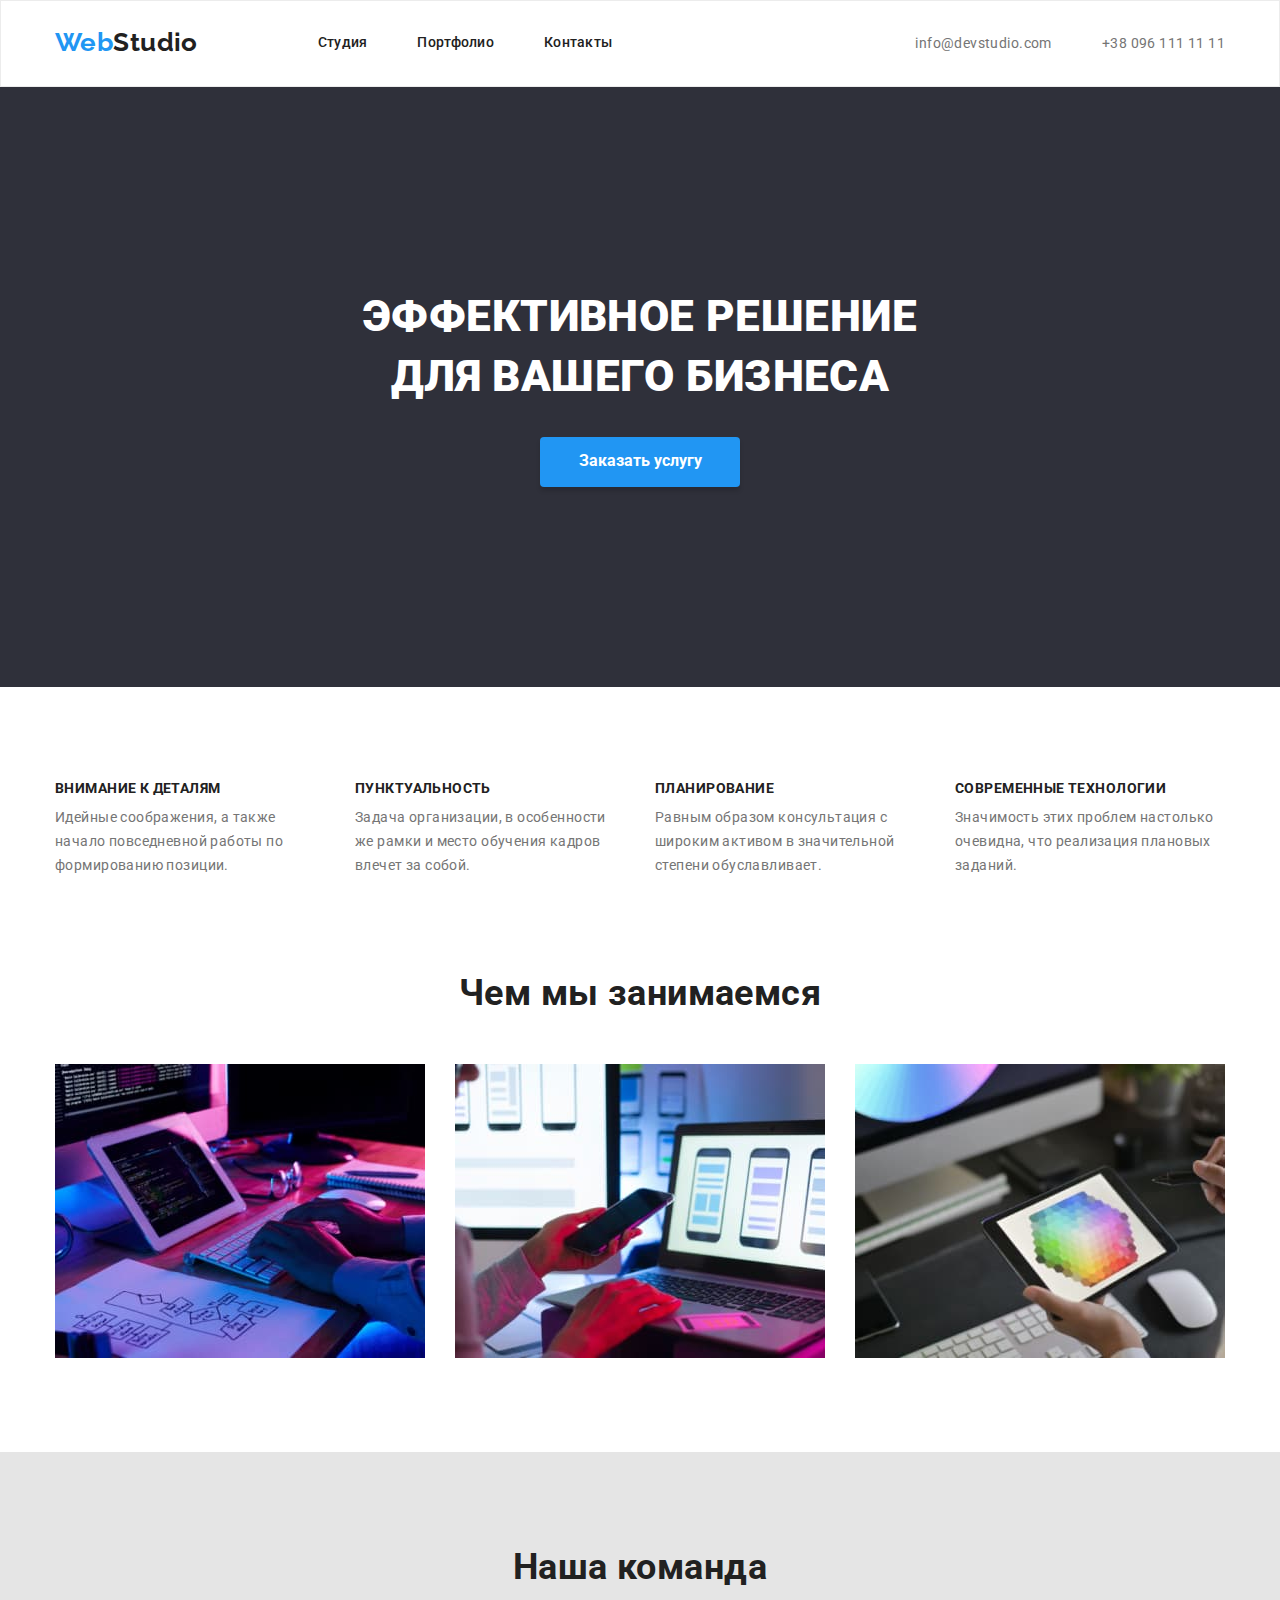
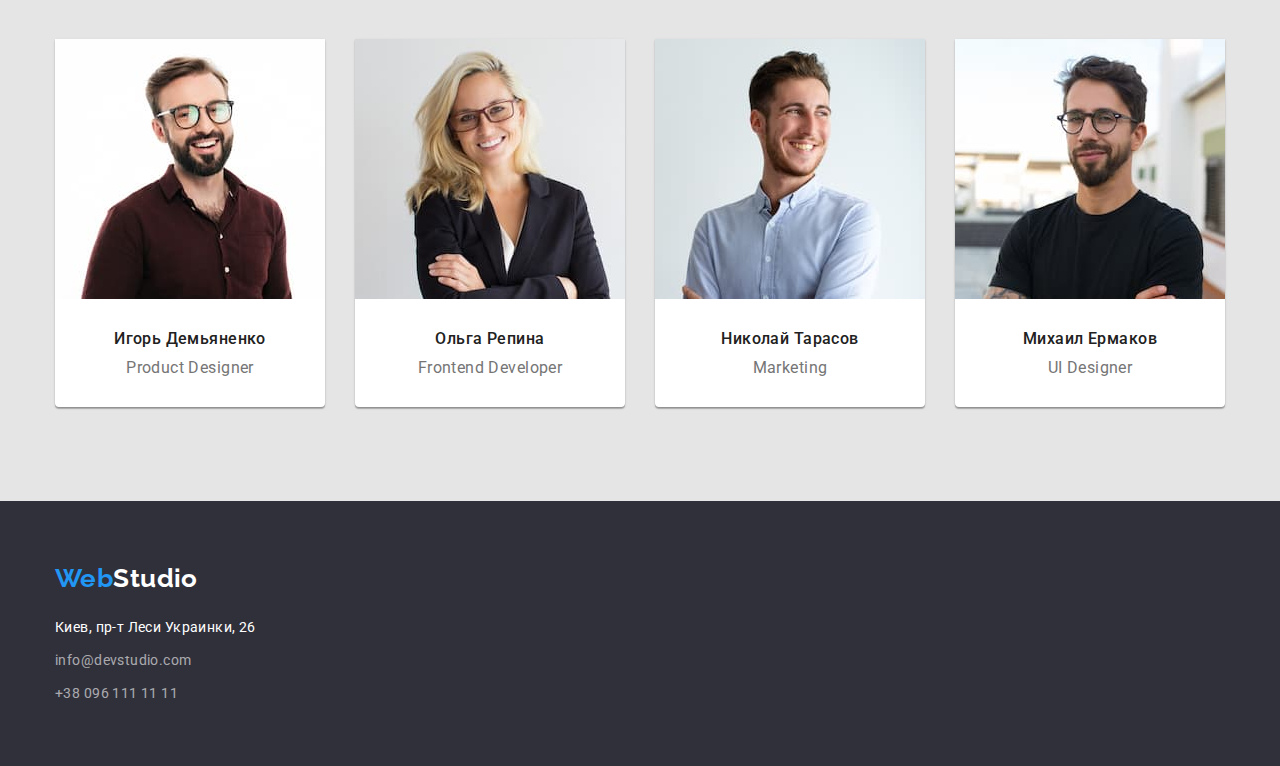
<file: index.html>
<!DOCTYPE html>
<html lang="ru">

<head>
    <meta charset="UTF-8">
    <meta http-equiv="X-UA-Compatible" content="IE=edge">
    <meta name="viewport" content="width=device-width, initial-scale=1.0">
    <link rel="stylesheet"
        href="https://cdnjs.cloudflare.com/ajax/libs/modern-normalize/1.0.0/modern-normalize.min.css" />
    <link rel="stylesheet" href="./css/styles.css" />
    <link
        href="https://fonts.googleapis.com/css2?family=Raleway:wght@700&family=Roboto:wght@400;500;700;900&display=swap"
        rel="stylesheet">
    <title>Document</title>
</head>

<body class="page">
    <header class="page-header header-border">
        <div class="container flex cont-3">
            <nav class="flex cont-3">
                <a href="./index.html" class="logo"><span>Web</span><span class="logo-2">Studio</span></a>
                <ul class="site-nav-list">
                    <li><a href="./index.html" class="link">Студия</a></li>
                    <li><a href="./portfolio.html" class="link">Портфолио</a></li>
                    <li><a href="./contacts.html" class="link">Контакты</a></li>
                </ul>
            </nav>
            <ul class="site-contacts flex">
                <li class="cont"><a href="mailto:info@devstudio.com" class="a-info link">info@devstudio.com</a></li>
                <li class="cont"><a href="tel:+380961111111" class="a-info link">+38 096 111 11 11</a></li>
            </ul>
        </div>
    </header>
    <main>
        <!-- Секция герой -->
        <section class="hero-section">
            <div class="container flex-column">
                <h1 class="hero-title">Эффективное решение для вашего бизнеса</h1>
                <button class="hero-button col-white" type="button">Заказать услугу</button>
            </div>
        </section>

        <!-- Преимущества -->

        <section class="section feature">
            <div class="container">
                <ul class="feature-list flex">
                    <li class="feature-content">
                        <h3 class="feature-title">Внимание к деталям</h3>
                        <p class="content">Идейные соображения, а также начало повседневной работы по формированию позиции.
                        </p>
                    </li>
                    <li class="feature-content">
                        <h3 class="feature-title">Пунктуальность</h3>
                        <p class="content">Задача организации, в особенности же рамки и место обучения кадров влечет за собой.</p>
                    </li>
                    <li class="feature-content">
                        <h3 class="feature-title">Планирование</h3>
                        <p class="content">Равным образом консультация с широким активом в значительной степени обуславливает.</p>
                    </li>
                    <li class="feature-content">
                        <h3 class="feature-title">Современные технологии</h3>
                        <p class="content">Значимость этих проблем настолько очевидна, что реализация плановых заданий.</p>
                    </li>
                </ul>
            </div>
        </section>

        <!-- Чем мы занимаемся -->

        <section class="work section">
            <div class="container">
                <h2 class="section-title">Чем мы занимаемся</h2>
                <ul class="work-list flex">
                    <li class="work-examples"><img src="./images/img.jpg" alt="sample 1" width="370"></li>
                    <li class="work-examples"><img src="./images/img-2.jpg" alt="sample 2" width="370"></li>
                    <li class="work-examples"><img src="./images/img-3.jpg" alt="sample 3" width="370"></li>
                </ul>
            </div>
        </section>

        <!-- Наша команда -->

        <section class="our-team section">
            <div class="container">
                <h2 class="section-title">Наша команда</h2>
                <ul class="member-list flex">
                    <li class="member">
                        <img src="./images/staff-1.jpg" alt="Игорь Демьяненко" width="270" height="260">
                        <h3 class="member-name">Игорь Демьяненко</h3>
                        <p class="specialization">Product Designer</p>
                    </li>
                    <li class="member">
                        <img src="./images/staff-2.jpg" alt="Ольга Репина" width="270" height="260">
                        <h3 class="member-name">Ольга Репина</h3>
                        <p class="specialization">Frontend Developer</p>
                    </li>
                    <li class="member">
                        <img src="./images/staff-3.jpg" alt="Николай Тарасов" width="270" height="260">
                        <h3 class="member-name">Николай Тарасов</h3>
                        <p class="specialization">Marketing</p>
                    </li>
                    <li class="member">
                        <img src="./images/staff-4.jpg" alt="Михаил Ермаков" width="270" height="260">
                        <h3 class="member-name">Михаил Ермаков</h3>
                        <p class="specialization">UI Designer</p>
                    </li>
                </ul>
            </div>
        </section>
    </main>
    <footer class="footer">
        <div class="container">
            <div class="main-logo">
                <a href="./index.html" class="logo"><span>Web</span><span class="logo-2 col-white">Studio</span></a>
            </div>
            <address>
                <ul>
                    <li><a href="" class="col-white link">Киев, пр-т Леси Украинки, 26</a></li>
                    <li><a href="mailto:info@devstudio.com" class="a-info link">info@devstudio.com</a></li>
                    <li><a href="tel:+380961111111" class="a-info link">+38 096 111 11 11</a></li>
                </ul>
            </address>
        </div>

    </footer>
</body>

</html>
</file>
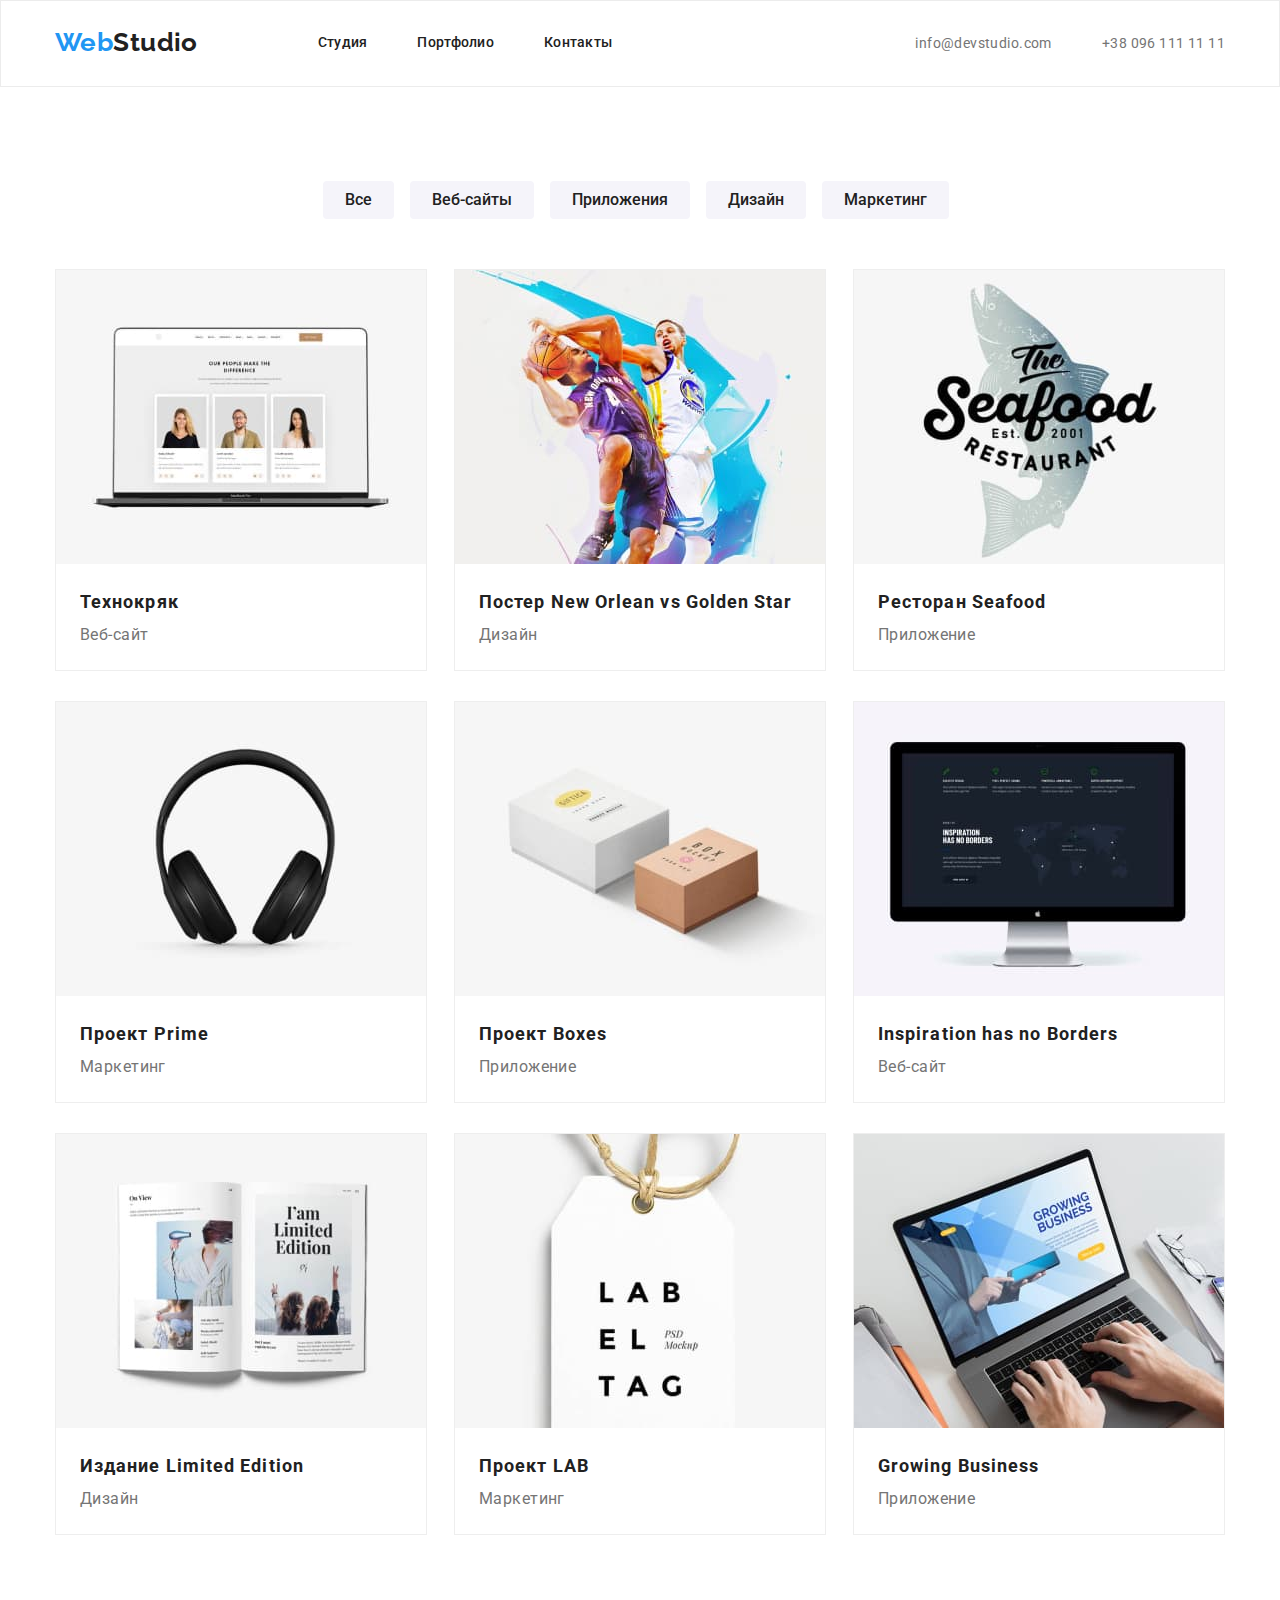
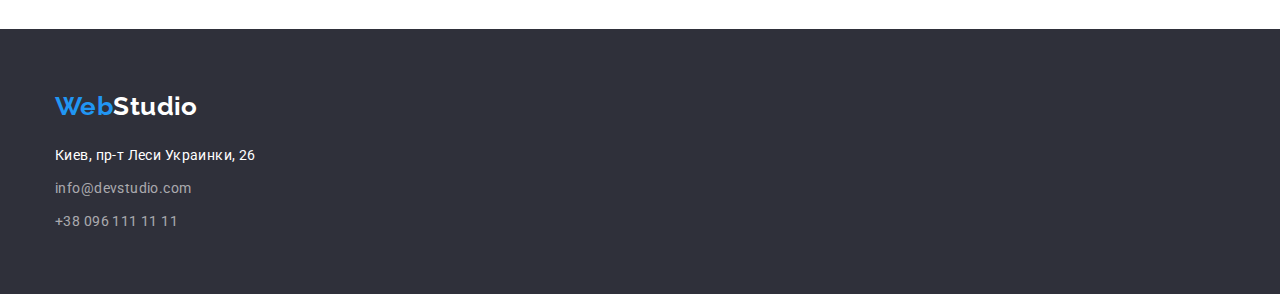
<file: portfolio.html>
<!DOCTYPE html>
<html lang="ru">

<head>
    <meta charset="UTF-8">
    <meta http-equiv="X-UA-Compatible" content="IE=edge">
    <meta name="viewport" content="width=device-width, initial-scale=1.0">
    <link rel="stylesheet" href="https://cdnjs.cloudflare.com/ajax/libs/modern-normalize/1.0.0/modern-normalize.min.css" />
    <link rel="stylesheet" href="./css/styles.css" />
    <link href="https://fonts.googleapis.com/css2?family=Raleway:wght@700&family=Roboto:wght@400;500;700;900&display=swap"
        rel="stylesheet">
    <title>Document</title>
</head>

<body>
    <header class="page-header header-border">
        <div class="container flex cont-3">
            <nav class="flex cont-3">
                <a href="./index.html" class="logo"><span>Web</span><span class="logo-2">Studio</span></a>
                <ul class="site-nav-list">
                    <li><a href="./index.html" class="link">Студия</a></li>
                    <li><a href="./portfolio.html" class="link">Портфолио</a></li>
                    <li><a href="./contacts.html" class="link">Контакты</a></li>
                </ul>
            </nav>
            <ul class="site-contacts flex">
                <li class="cont"><a href="mailto:info@devstudio.com" class="a-info link">info@devstudio.com</a></li>
                <li class="cont"><a href="tel:+380961111111" class="a-info link">+38 096 111 11 11</a></li>
            </ul>
        </div>
    </header>

    <main>
        <!-- примеры работ -->
        <section class="section portfolio">
            <div class="container">
                <ul class="portfolio-list flex">
                    <li><button class="nav-button" type="button">Все</button></li>
                    <li><button class="nav-button" type="button">Веб-сайты</button></li>
                    <li><button class="nav-button" type="button">Приложения</button></li>
                    <li><button class="nav-button" type="button">Дизайн</button></li>
                    <li><button class="nav-button" type="button">Маркетинг</button></li>
                </ul>
                <ul class="example-list flex">
                    <li class="example">
                        <a href=""><img src="./images/example_1.jpg" alt="Технокряк" width="370">
                            <div>
                                <p class="title">Технокряк</p>
                                <p class="description">Веб-сайт</p>
                            </div>
                            
                        </a>
                    </li>
                    <li class="example">
                        <a href=""><img src="./images/example_2.jpg" alt="Постер New Orlean vs Golden Star" width="370">
                            <div>
                                <p class="title">Постер New Orlean vs Golden Star</p>
                                <p class="description">Дизайн</p>
                            </div>
                        </a>
                    </li>
                    <li class="example">
                        <a href=""><img src="./images/example_3.jpg" alt="Ресторан Seafood" width="370">
                            <div>
                                <p class="title">Ресторан Seafood</p>
                                <p class="description">Приложение</p>
                            </div>
                        </a>
                    </li>
                    <li class="example">
                        <a href=""><img src="./images/example_4.jpg" alt="Проект Prime" width="370">
                            <div>
                                <p class="title">Проект Prime</p>
                                <p class="description">Маркетинг</p>
                            </div>
                        </a>
                    </li>
                    <li class="example">
                        <a href=""><img src="./images/example_5.jpg" alt="Проект Boxes" width="370">
                            <div>
                                <p class="title">Проект Boxes</p>
                                <p class="description">Приложение</p>
                            </div>
                        </a>
                    </li>
                    <li class="example">
                        <a href=""><img src="./images/example_6.jpg" alt="Inspiration has no Borders" width="370">
                            <div>
                                <p class="title">Inspiration has no Borders</p>
                                <p class="description">Веб-сайт</p>
                            </div>
                        </a>
                    </li>
                    <li class="example">
                        <a href=""><img src="./images/example_7.jpg" alt="Издание Limited Edition" width="370">
                            <div>
                                <p class="title">Издание Limited Edition</p>
                                <p class="description">Дизайн</p>
                            </div>
                        </a>
                    </li>
                    <li class="example">
                        <a href=""><img src="./images/example_8.jpg" alt="Проект LAB" width="370">
                            <div>
                                <p class="title">Проект LAB</p>
                                <p class="description">Маркетинг</p>
                            </div>
                        </a>
                    </li>
                    <li class="example">
                        <a href=""><img src="./images/example_9.jpg" alt="Growing Business" width="370">
                            <div>
                                <p class="title">Growing Business</p>
                                <p class="description">Приложение</p>
                            </div>
                        </a>
                    </li>
                </ul>
            </div>
        </section>
    </main>
    <footer class="footer">
        <div class="container">
            <div class="main-logo">
                <a href="./index.html" class="logo"><span>Web</span><span class="logo-2 col-white">Studio</span></a>
            </div>
            <address>
                <ul>
                    <li><a href="" class="col-white link">Киев, пр-т Леси Украинки, 26</a></li>
                    <li><a href="mailto:info@devstudio.com" class="a-info link">info@devstudio.com</a></li>
                    <li><a href="tel:+380961111111" class="a-info link">+38 096 111 11 11</a></li>
                </ul>
            </address>
        </div>
    </footer>
</body>

</html>
</file>
<file: css/styles.css>
:root {
  --primary-text-color: #212121;
  --secondary-text-color: #757575;
  --accent-text-color: #2196f3;
  --primary-bg-color: #e5e5e5;
}

body {
  font-family: "Roboto", "Raleway", sans-serif;
  font-size: 14px;
  line-height: 1.2;
  color: var(--primary-text-color);
  background-color: #fff;
  letter-spacing: 0.03em;
}

p,
h1,
h2,
h3,
h4,
h5,
h6 {
  margin: 0;
}

ul {
  margin: 0;
  padding: 0;
}

button {
  cursor: pointer;
}

img {
  display: block;
  width: 100%;
  height: auto;
}

.list {
  list-style: none;
}

.link {
  text-decoration: none;
}

a {
  text-decoration: none;
  color: var(--secondary-text-color);
}

a:hover,
a:focus {
  color: var(--accent-text-color);
}

h1 {
  font-size: 44px;
  line-height: 1.36;
  font-weight: 900;
  color: white;
  text-align: center;
  text-transform: uppercase;
}

h2 {
  font-weight: 700;
  font-size: 36px;
  line-height: 1.17;
  text-align: center;
}

li {
  list-style-type: none;
}

nav a {
  color: var(--primary-text-color);
}

.container {
  width: 1200px;
  padding-left: 15px;
  padding-right: 15px;
  margin: 0 auto;
  /* outline: 1px solid red; */
}

.flex {
  display: flex;
}

.flex-column {
  display: flex;
  flex-direction: column;
  align-items: center;
}

/* header */
.cont-3 {
  justify-content: space-between;
  align-items: center;
}

.page-header {
  padding-top: 24px;
  padding-bottom: 25px;
}
/* logo */
.logo {
  font-family: "Raleway", "Roboto", sans-serif;
  font-weight: 700;
  font-size: 26px;
  line-height: 1.38;
  color: var(--accent-text-color);
}

.logo-2 {
  color: var(--primary-text-color);
}

.site-nav-list {
  display: flex;
  font-weight: 500;
  font-size: 14px;
  line-height: 1.14;
  letter-spacing: 0.02em;
  margin-left: 120px;
}

.site-nav-list > li {
  margin-right: 50px;
}

.cont {
  margin-left: 50px;
}

/* hero */
.hero-section {
  background-color: #2f303a;
  padding: 200px 0px;
}

.hero-title {
  max-width: 700px;
  margin-bottom: 30px;
  padding: 0px 30px;
}

.hero-button {
  width: 200px;
  height: 50px;
  background: var(--accent-text-color);
  box-shadow: 0px 4px 4px rgba(0, 0, 0, 0.15);
  border-radius: 4px;
  border: 0px;
  cursor: pointer;
  font-weight: 700;
  font-size: 16px;
  line-height: 1.88;
}

.hero-button:focus,
.hero-button:hover {
  background: var(--primary-bg-color);
  color: var(--primary-text-color);
}

/* section 1 */

.feature {
  padding-top: 94px;
}
.feature-list {
  justify-content: space-between;
}

.feature-content {
  width: 270px;
}

.feature-title {
  font-weight: 700;
  font-size: 14px;
  line-height: 1.14;
  text-transform: uppercase;
  margin-bottom: 10px;
}

.content {
  line-height: 1.71;
  color: var(--secondary-text-color);
}

/* Чем мы занимаемся */

.work {
  padding-top: 94px;
  padding-bottom: 94px;
}

.section-title {
  padding-top: 0px;
  margin-bottom: 50px;
}

.work-list {
  justify-content: space-between;
}

/* Наша команда */

.our-team {
  background-color: var(--primary-bg-color);
  padding-bottom: 94px;
  padding-top: 94px;
}

.member-list {
  justify-content: space-between;
}
.member {
  background-color: #ffffff;
  box-shadow: 0px 1px 3px rgba(0, 0, 0, 0.12), 0px 1px 1px rgba(0, 0, 0, 0.14),
    0px 2px 1px rgba(0, 0, 0, 0.2);
  border-radius: 0px 0px 4px 4px;
}

.member-name {
  margin-top: 30px;
  font-weight: 500;
  font-size: 16px;
  line-height: 1.19;
  text-align: center;
}

.specialization {
  margin-top: 10px;
  margin-bottom: 30px;
  font-size: 16px;
  line-height: 1.19;
  text-align: center;
  color: var(--secondary-text-color);
}

/* футер */
footer {
  background-color: #2f303a;
  padding-top: 60px;
  padding-bottom: 60px;
}

.main-logo {
  margin-bottom: 20px;
}

footer .a-info {
  color: rgba(255, 255, 255, 0.6);
  font-style: normal;
}

.col-white {
  color: white;
}

address {
  padding: 0;
  margin: 0;
}

address li {
  margin-bottom: 9px;
}

address li:last-child {
  margin-bottom: 0px;
}

address a {
  text-decoration: none;
  line-height: 1.71;
  font-style: normal;
  color: var(--secondary-text-color);
}

address a:hover,
address a:focus {
  color: var(--accent-text-color);
}

.header-border {
  border: 1px solid #ececec;
}
/* кнопки фильтра */

.portfolio {
  padding-top: 94px;
  padding-bottom: 94px;
}

.portfolio-list {
  margin-bottom: 50px;
  justify-content: center;
}

.portfolio-list li {
  margin-right: 8px;
}

.portfolio-list li:last-child {
  margin-right: 0;
}

.nav-button {
  margin-right: 8px;
  background: #f5f4fa;
  font-weight: 500;
  font-size: 16px;
  line-height: 1.62;
  text-align: center;
  color: var(--primary-text-color);
  cursor: pointer;
  border-radius: 4px;
  border: 0;
  padding: 6px 22px;
}

.nav-button:focus,
.nav-button:hover {
  background-color: var(--accent-text-color);
  color: #fff;
}

/* примеры */
.example-list {
  flex-wrap: wrap;
  justify-content: space-between;
}
.example {
  background: #ffffff;
  border: 1px solid rgba(238, 238, 238, 1);
  box-sizing: border-box;
  margin-bottom: 30px;
}

.example:nth-child(n + 7) {
  margin-bottom: 0px;
}

.example div {
  padding: 20px 24px;
}
.example a:hover,
.example a:focus {
  box-shadow: 0px 1px 1px rgba(0, 0, 0, 0.12), 0px 4px 4px rgba(0, 0, 0, 0.06),
    1px 4px 6px rgba(0, 0, 0, 0.16);
  color: var(--secondary-text-color);
}

.example a {
  display: block;
}

.title {
  color: var(--primary-text-color);
  font-weight: 700;
  font-size: 18px;
  line-height: 2;
  letter-spacing: 0.06em;
}

.description {
  font-size: 16px;
  line-height: 1.87;
}
</file>
